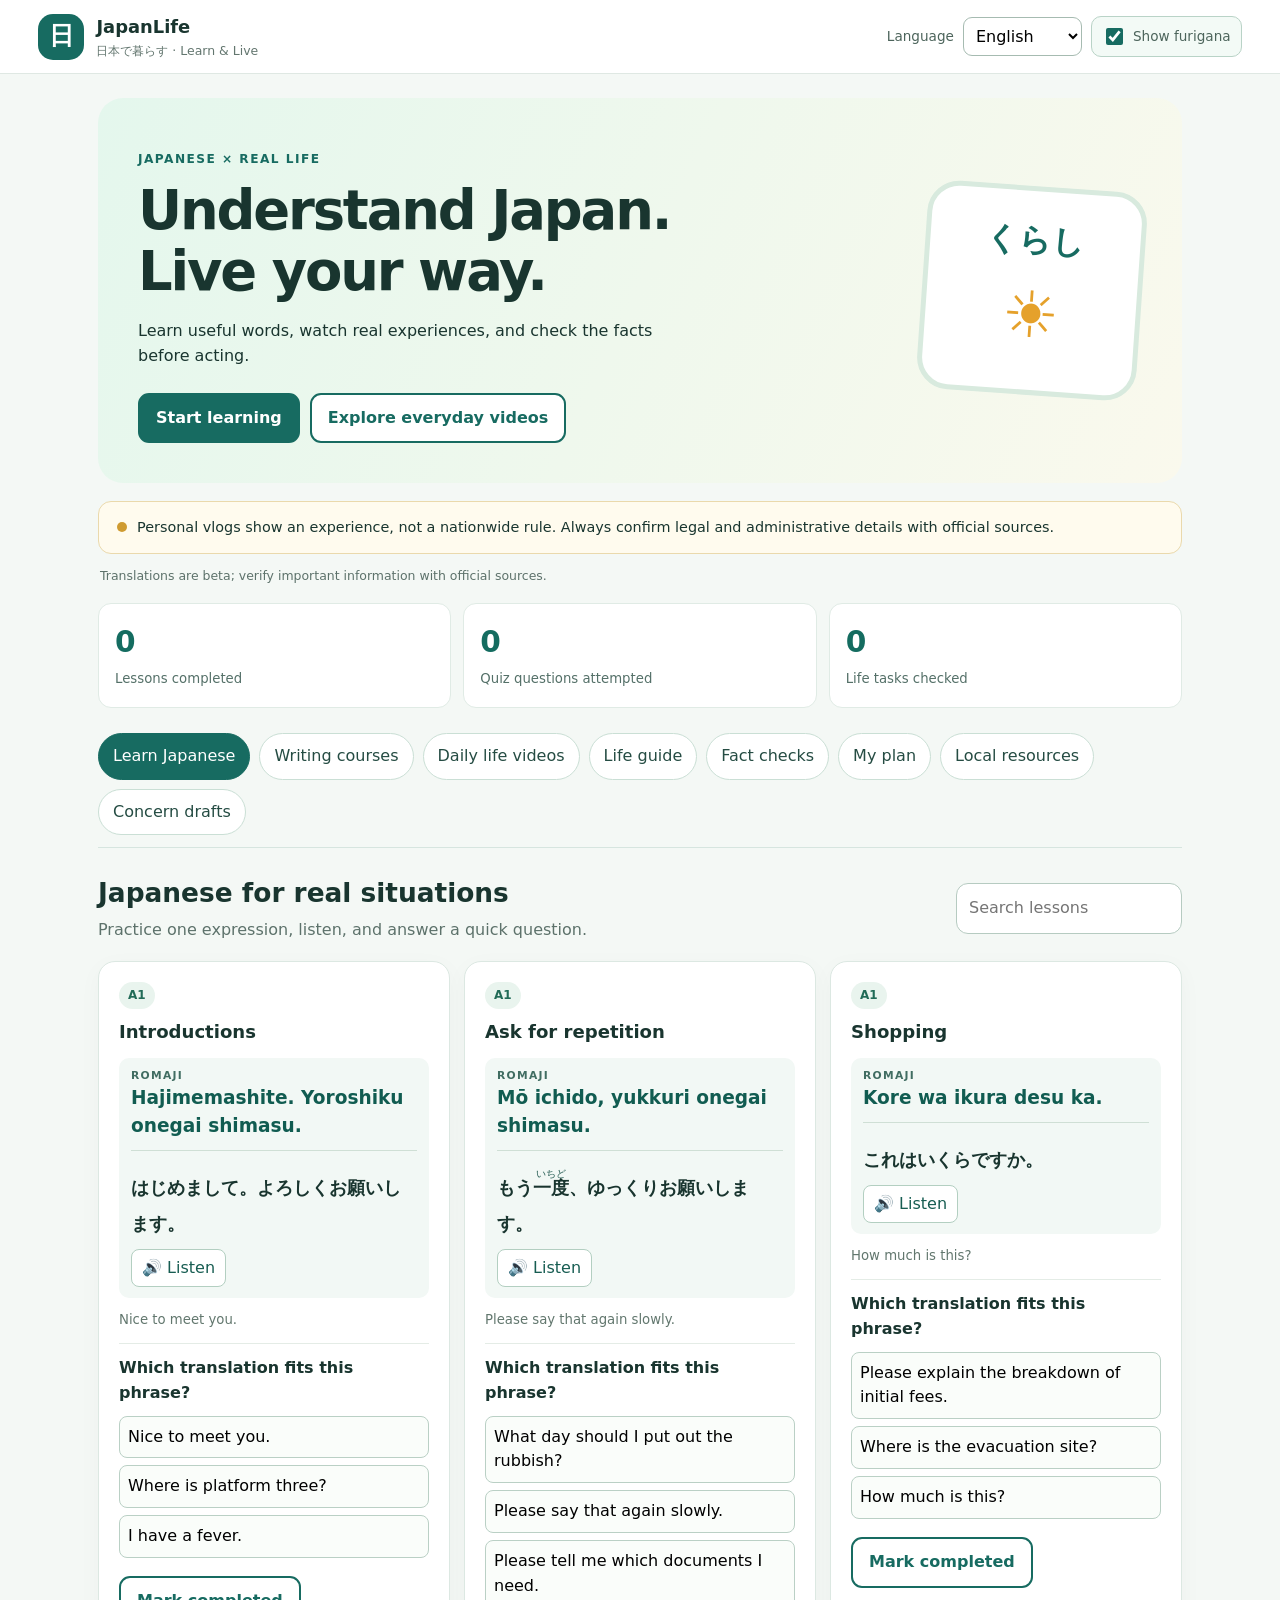
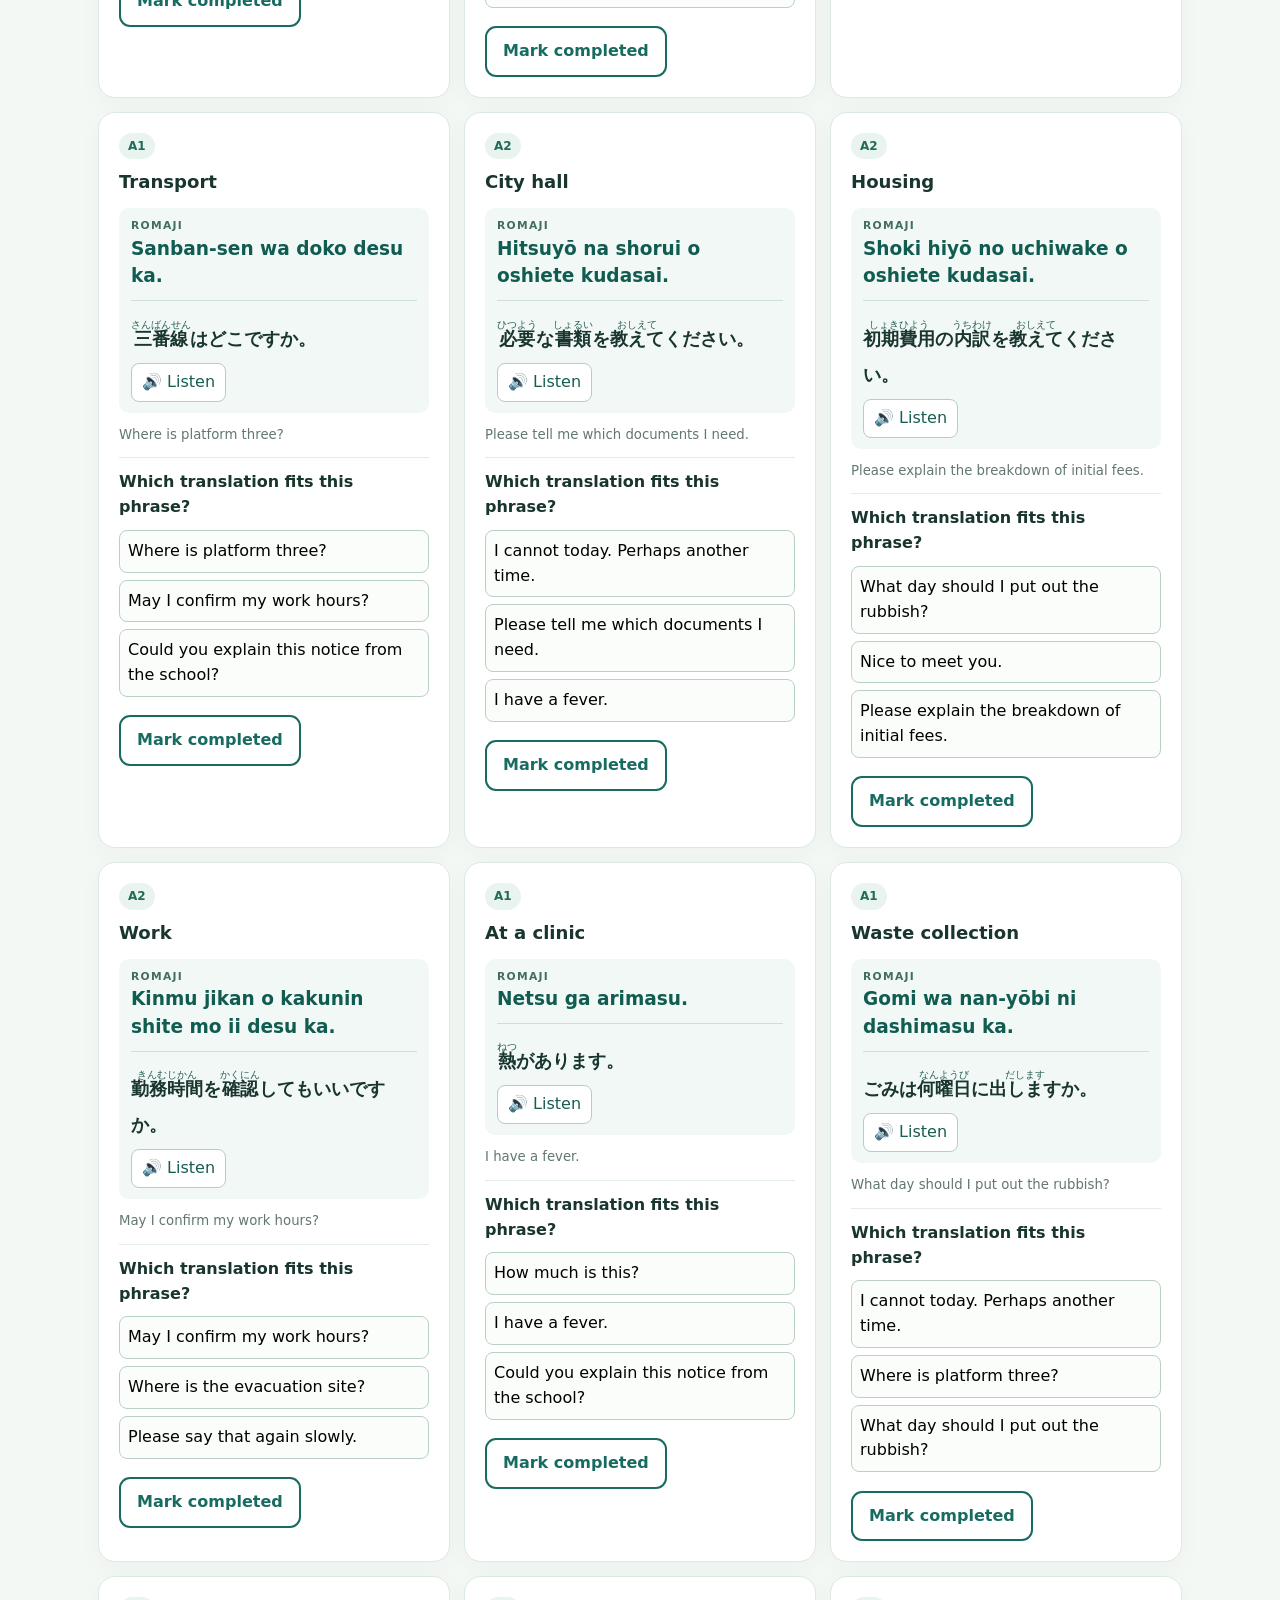
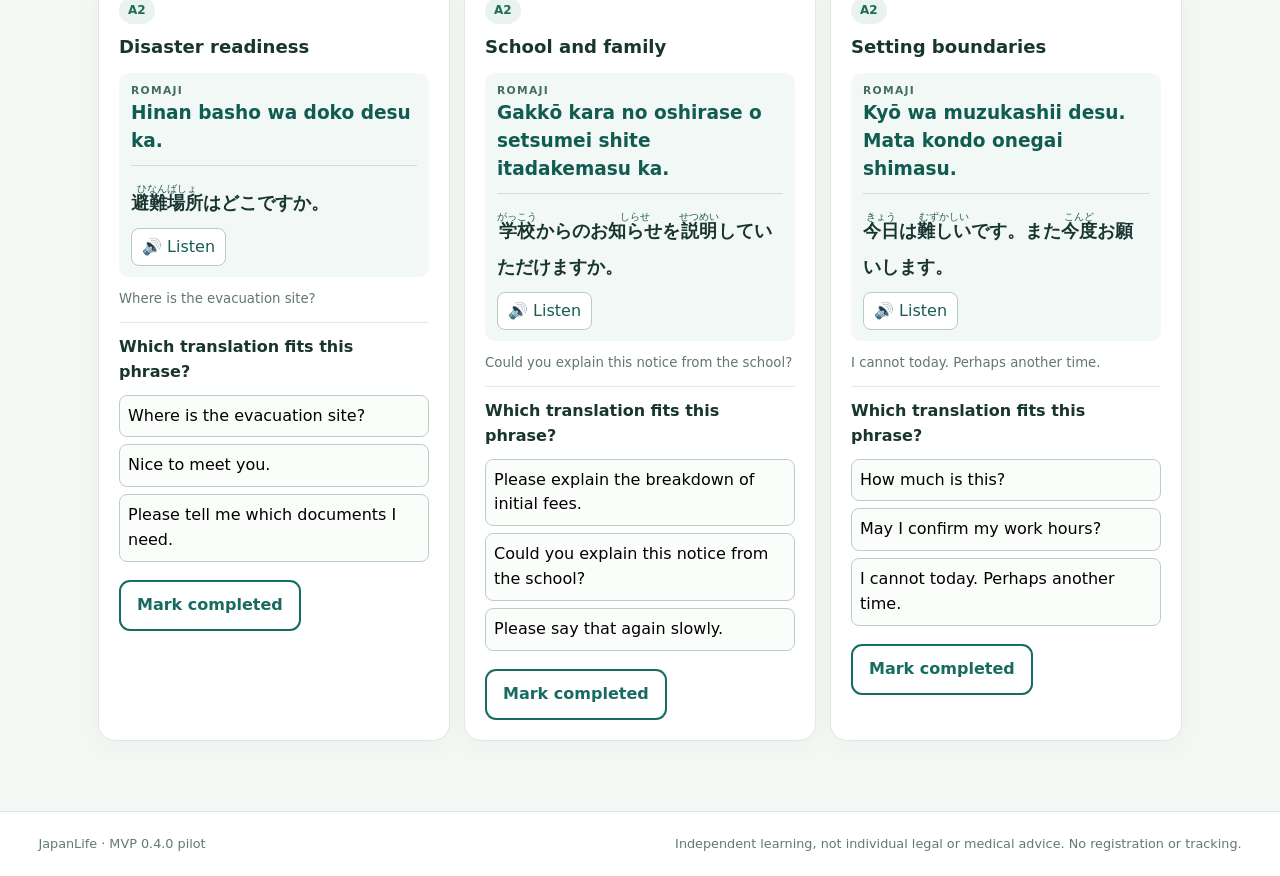
<file: index.html>
<!doctype html>
<html lang="en"><head>
<meta charset="utf-8"><meta name="viewport" content="width=device-width, initial-scale=1">
<meta name="theme-color" content="#14645c">
<meta name="description" content="Learn everyday Japanese, see foreign residents' real experiences, and verify practical information about life in Japan.">
<link rel="manifest" href="./manifest.webmanifest"><link rel="stylesheet" href="./styles.css"><link rel="stylesheet" href="./community.css">
<title>JapanLife | 日本で暮らす</title>
</head><body>
<a href="#main" class="skip">Skip to content</a>
<header class="topbar"><div class="brand"><span class="logo">日</span><span><b>JapanLife</b><small>日本で暮らす · Learn &amp; Live</small></span></div>
<div class="top-actions"><label for="language" class="language-label">Language</label><select id="language" aria-label="Display language"><option value="en">English</option><option value="ja">日本語</option><option value="zh">简体中文</option><option value="vi">Tiếng Việt</option><option value="ne">नेपाली</option></select><label class="ruby-control" for="furigana"><input type="checkbox" id="furigana" checked><span data-t="furigana">Show furigana</span></label></div></header>
<main id="main" class="shell">
<section class="hero"><div><p class="eyebrow" data-t="eyebrow">JAPANESE × REAL LIFE</p><h1 data-t="headline">Understand Japan. Live your way.</h1><p data-t="intro">Learn useful words, watch real experiences, and check the facts before acting.</p><div class="actions"><button id="begin" class="primary" data-t="start">Start learning</button><button id="watchBtn" class="outline" data-t="watch">Explore everyday videos</button></div></div><div class="hero-icon" aria-hidden="true">くらし<br><span>☀</span></div></section>
<div class="notice"><span class="dot"></span><span data-t="principle">Personal vlogs show an experience, not a nationwide rule. Always confirm legal and administrative details with official sources.</span></div>
<p class="translation-notice" data-t="translationNotice">Translations are beta; verify important information with official sources.</p><div class="stats"><div><b id="completedCount">0</b><span data-t="completed">Lessons completed</span></div><div><b id="practiceCount">0</b><span data-t="practiced">Quiz questions attempted</span></div><div><b id="taskCount">0</b><span data-t="tasksDone">Life tasks checked</span></div></div>
<nav class="tabs" aria-label="Features">
<button data-view="learn" class="active" data-t="learn">Learn Japanese</button>
<button data-view="characters" data-t="characters">Writing courses</button>
<button data-view="videos" data-t="videos">Daily life videos</button>
<button data-view="guides" data-t="guides">Life guide</button>
<button data-view="facts" data-t="facts">Fact checks</button>
<button data-view="plan" data-t="plan">My plan</button>
</nav>

<section id="view-characters" class="view" hidden><div class="heading"><div><h2 data-t="charactersTitle">Learn the Japanese writing systems</h2><p data-t="charactersDesc">Three separate mini-apps, each with lessons, listening, quizzes and tracing practice.</p></div></div>
<div class="cards">
<article class="card"><span class="pill">46 +</span><h3 data-t="hiraganaTitle">Hiragana · ひらがな</h3><p data-t="hiraganaDesc">Start reading Japanese with core sounds, voiced forms and combinations.</p><div class="links"><a class="subject-link" data-subject="hiragana" href="./subjects/hiragana/index.html" data-t="openCourse">Open course ↗</a></div></article>
<article class="card"><span class="pill">46 +</span><h3 data-t="katakanaTitle">Katakana · カタカナ</h3><p data-t="katakanaDesc">Recognize names, menus and borrowed words.</p><div class="links"><a class="subject-link" data-subject="katakana" href="./subjects/katakana/index.html" data-t="openCourse">Open course ↗</a></div></article>
<article class="card"><span class="pill">50</span><h3 data-t="kanjiTitle">Kanji · 漢字</h3><p data-t="kanjiDesc">Learn kanji through common words, context and their actual readings.</p><div class="links"><a class="subject-link" data-subject="kanji" href="./subjects/kanji/index.html" data-t="openCourse">Open course ↗</a></div></article>
</div></section>
<section id="view-learn" class="view"><div class="heading"><div><h2 data-t="learnTitle">Japanese for real situations</h2><p data-t="learnDesc">Practice one expression, listen, and answer a quick question.</p></div><input id="search" type="search" data-placeholder="search" placeholder="Search a topic" aria-label="Search lessons"></div><div id="lessonCards" class="cards"></div></section>
<section id="view-videos" class="view" hidden><div class="heading"><div><h2 data-t="videoTitle">Life, as residents experience it</h2><p data-t="videoDesc">Observe the experience, practice a phrase, then check an official reference. Video links open YouTube only when selected.</p></div></div><div id="videoCards" class="cards"></div></section>
<section id="view-guides" class="view" hidden><div class="heading"><div><h2 data-t="guideTitle">Know what to verify</h2><p data-t="guideDesc">Rules, contracts and social customs are different. Go to the original source for details.</p></div></div><div id="guideCards" class="cards"></div></section>
<section id="view-facts" class="view" hidden><div class="heading"><div><h2 data-t="factsTitle">Check before you worry</h2><p data-t="factsDesc">Replace a scary generalization with a specific verification step.</p></div></div><div id="factCards" class="cards"></div></section>
<section id="view-plan" class="view" hidden><div class="heading"><div><h2 data-t="planTitle">My first steps</h2><p data-t="planDesc">A simple local checklist. Different residents have different obligations.</p></div></div><div id="taskCards" class="checklist"></div><div class="manage"><button id="export" class="outline" data-t="export">Export progress</button><button id="reset" class="outline danger" data-t="reset">Reset progress</button></div></section>
</main>
<footer><span>JapanLife · MVP 0.4.0 pilot</span><span data-t="foot">Independent learning, not individual legal or medical advice. No registration or tracking.</span></footer>
<script src="./i18n.js" defer></script><script src="./furigana.js" defer></script><script src="./app.js" defer></script><script src="./community.js" defer></script></body></html>
</file>
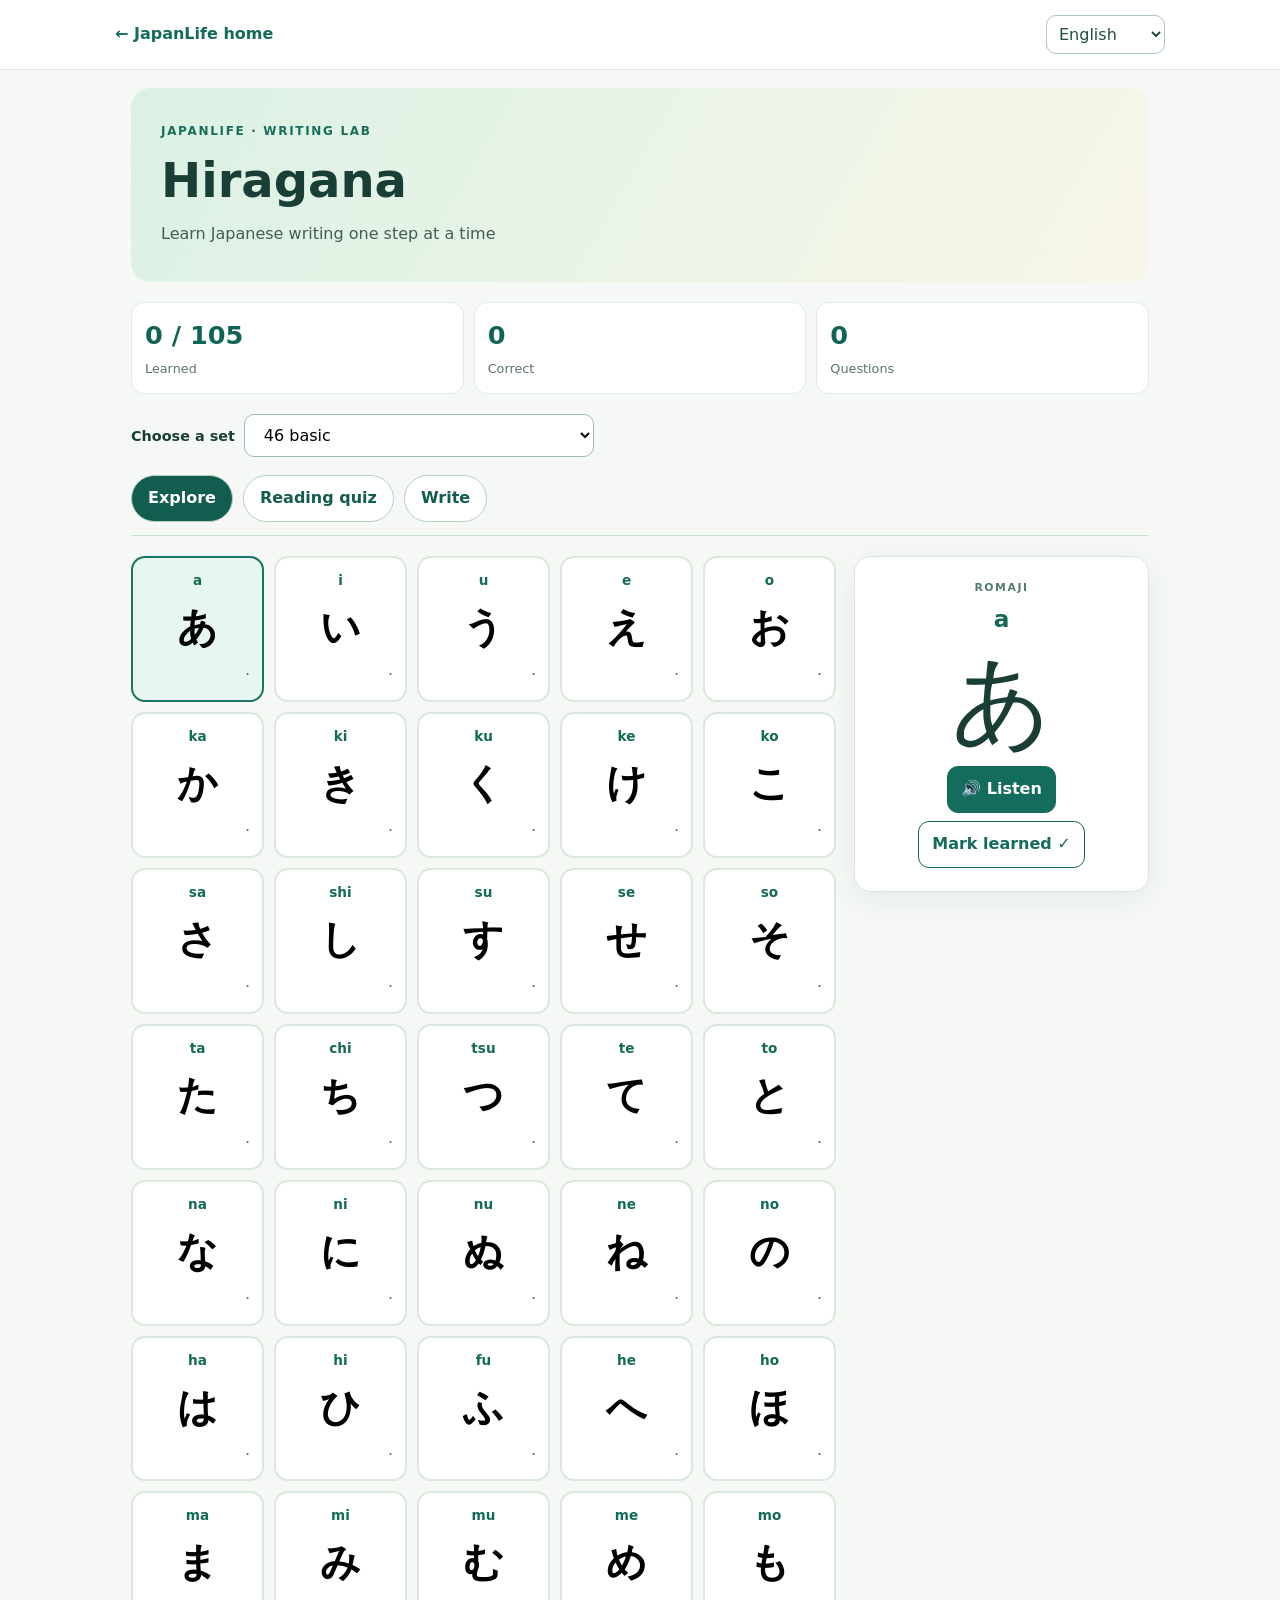
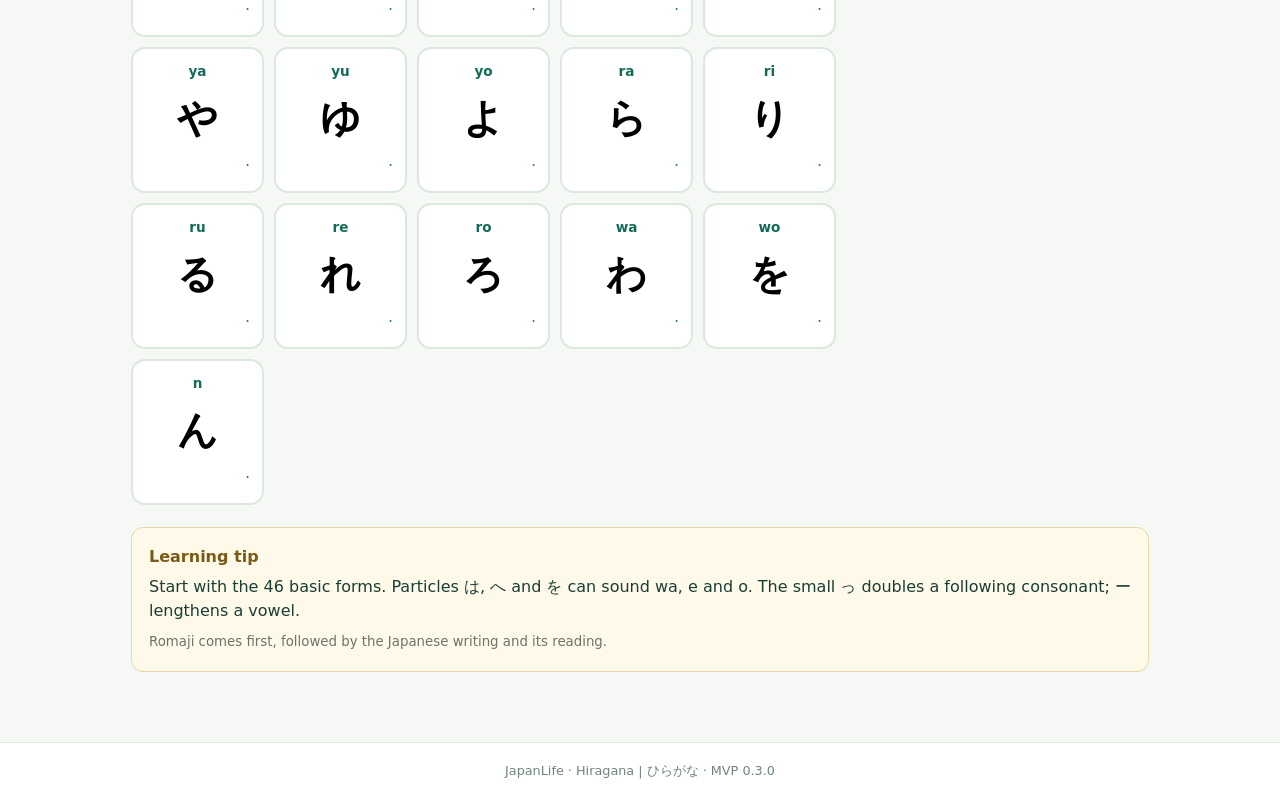
<file: subjects/hiragana/index.html>
<!doctype html>
<html lang="en"><head><meta charset="utf-8"><meta name="viewport" content="width=device-width,initial-scale=1">
<meta name="theme-color" content="#14645c"><meta name="description" content="JapanLife independent Japanese hiragana study app">
<link rel="manifest" href="./manifest.webmanifest"><link rel="stylesheet" href="../course.css">
<title>JapanLife Hiragana | ひらがな</title></head>
<body data-mode="hiragana"><header class="top"><a href="../../index.html" data-t="back">← JapanLife home</a>
<select id="language" aria-label="Choose display language"><option value="en">English</option><option value="ja">日本語</option><option value="zh">简体中文</option><option value="vi">Tiếng Việt</option><option value="ne">नेपाली</option></select></header>
<main class="shell"><section class="hero"><span class="eyebrow">JapanLife · Writing Lab</span><h1 id="subjectTitle">Hiragana | ひらがな</h1><p data-t="sub">Learn Japanese writing one step at a time</p></section>
<div class="stats"><div class="stat"><strong id="learned">0</strong><span data-t="known">Learned</span></div><div class="stat"><strong id="correct">0</strong><span data-t="correct">Correct</span></div><div class="stat"><strong id="attempts">0</strong><span data-t="attempts">Questions</span></div></div>
<div class="toolbar"><label for="group" data-t="filter">Choose a set</label><select id="group"></select></div>
<nav class="tabs" role="tablist" aria-label="Learning modes">
<button type="button" data-tab="cards" class="active" aria-selected="true" data-t="cards">Explore</button>
<button type="button" data-tab="quiz" aria-selected="false" data-t="quiz">Reading quiz</button>
<button type="button" data-tab="write" aria-selected="false" data-t="write">Write</button></nav>
<section data-panel="cards" aria-label="Study characters"><div class="card-layout"><div id="grid" class="grid"></div><aside id="detail" class="detail" aria-live="polite"></aside></div></section>
<section data-panel="quiz" hidden aria-label="Quiz"><div class="quizbox"><div class="prompt" id="quizprompt"></div><div id="answers" class="answers"></div><p id="feedback" class="feedback" role="status"></p><button id="next" class="next" type="button" hidden data-t="next">Next question</button></div></section>
<section data-panel="write" hidden aria-label="Handwriting practice"><div class="writingbox"><h2 data-t="practice">Practice this symbol</h2><p class="muted" data-t="drawing">Trace with a finger, stylus or mouse. Writing is not automatically graded.</p><canvas id="writingCanvas" width="360" height="360" aria-label="Handwriting practice area" tabindex="0"></canvas><div class="ctrl"><button id="clear" type="button" data-t="clear">Clear writing</button><label><input id="guide" type="checkbox" checked><span data-t="guide">Show tracing guide</span></label></div><p class="muted" data-t="check">Review the writing yourself; this is not automatic handwriting recognition.</p></div></section>
<aside class="tip"><strong data-t="tip">Learning tip</strong><p id="modeNote"></p><small data-t="romanNote">Romaji comes first, followed by the Japanese writing and its reading.</small></aside>
</main><footer class="footer">JapanLife · Hiragana | ひらがな · MVP 0.3.0</footer>
<script src="../kana.js" defer></script><script src="../kanji.js" defer></script><script src="../course.js" defer></script>
</body></html>
</file>
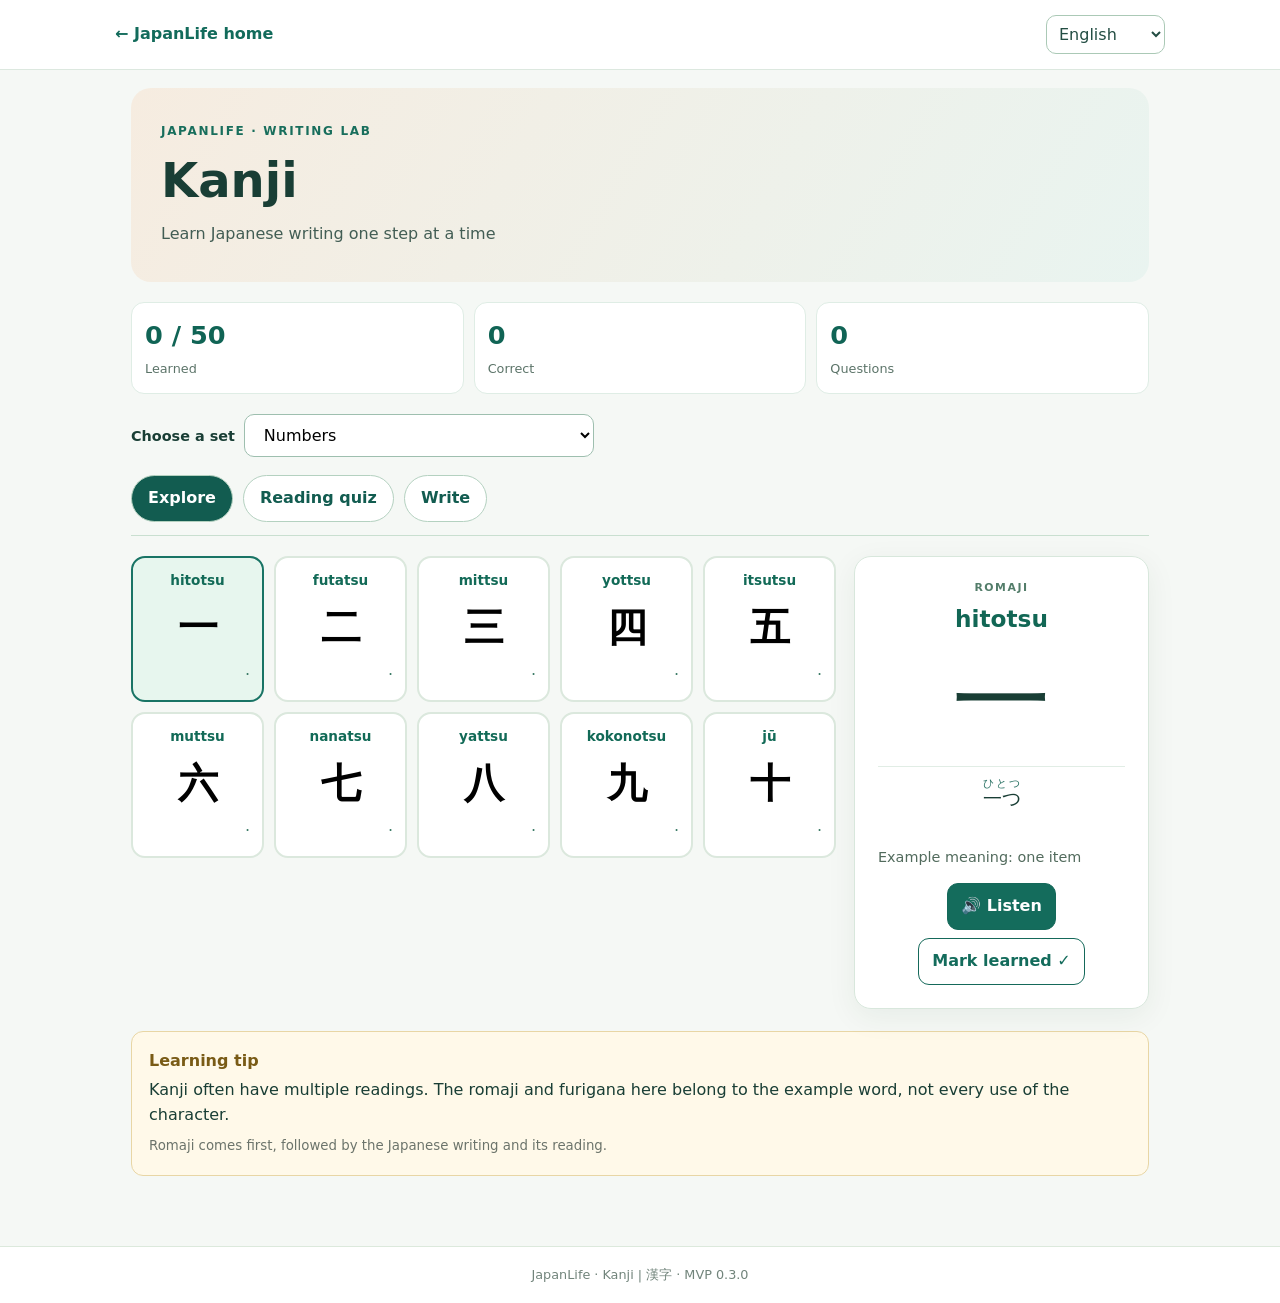
<file: subjects/kanji/index.html>
<!doctype html>
<html lang="en"><head><meta charset="utf-8"><meta name="viewport" content="width=device-width,initial-scale=1">
<meta name="theme-color" content="#14645c"><meta name="description" content="JapanLife independent Japanese kanji study app">
<link rel="manifest" href="./manifest.webmanifest"><link rel="stylesheet" href="../course.css">
<title>JapanLife Kanji | 漢字</title></head>
<body data-mode="kanji"><header class="top"><a href="../../index.html" data-t="back">← JapanLife home</a>
<select id="language" aria-label="Choose display language"><option value="en">English</option><option value="ja">日本語</option><option value="zh">简体中文</option><option value="vi">Tiếng Việt</option><option value="ne">नेपाली</option></select></header>
<main class="shell"><section class="hero"><span class="eyebrow">JapanLife · Writing Lab</span><h1 id="subjectTitle">Kanji | 漢字</h1><p data-t="sub">Learn Japanese writing one step at a time</p></section>
<div class="stats"><div class="stat"><strong id="learned">0</strong><span data-t="known">Learned</span></div><div class="stat"><strong id="correct">0</strong><span data-t="correct">Correct</span></div><div class="stat"><strong id="attempts">0</strong><span data-t="attempts">Questions</span></div></div>
<div class="toolbar"><label for="group" data-t="filter">Choose a set</label><select id="group"></select></div>
<nav class="tabs" role="tablist" aria-label="Learning modes">
<button type="button" data-tab="cards" class="active" aria-selected="true" data-t="cards">Explore</button>
<button type="button" data-tab="quiz" aria-selected="false" data-t="quiz">Reading quiz</button>
<button type="button" data-tab="write" aria-selected="false" data-t="write">Write</button></nav>
<section data-panel="cards" aria-label="Study characters"><div class="card-layout"><div id="grid" class="grid"></div><aside id="detail" class="detail" aria-live="polite"></aside></div></section>
<section data-panel="quiz" hidden aria-label="Quiz"><div class="quizbox"><div class="prompt" id="quizprompt"></div><div id="answers" class="answers"></div><p id="feedback" class="feedback" role="status"></p><button id="next" class="next" type="button" hidden data-t="next">Next question</button></div></section>
<section data-panel="write" hidden aria-label="Handwriting practice"><div class="writingbox"><h2 data-t="practice">Practice this symbol</h2><p class="muted" data-t="drawing">Trace with a finger, stylus or mouse. Writing is not automatically graded.</p><canvas id="writingCanvas" width="360" height="360" aria-label="Handwriting practice area" tabindex="0"></canvas><div class="ctrl"><button id="clear" type="button" data-t="clear">Clear writing</button><label><input id="guide" type="checkbox" checked><span data-t="guide">Show tracing guide</span></label></div><p class="muted" data-t="check">Review the writing yourself; this is not automatic handwriting recognition.</p></div></section>
<aside class="tip"><strong data-t="tip">Learning tip</strong><p id="modeNote"></p><small data-t="romanNote">Romaji comes first, followed by the Japanese writing and its reading.</small></aside>
</main><footer class="footer">JapanLife · Kanji | 漢字 · MVP 0.3.0</footer>
<script src="../kana.js" defer></script><script src="../kanji.js" defer></script><script src="../course.js" defer></script>
</body></html>
</file>
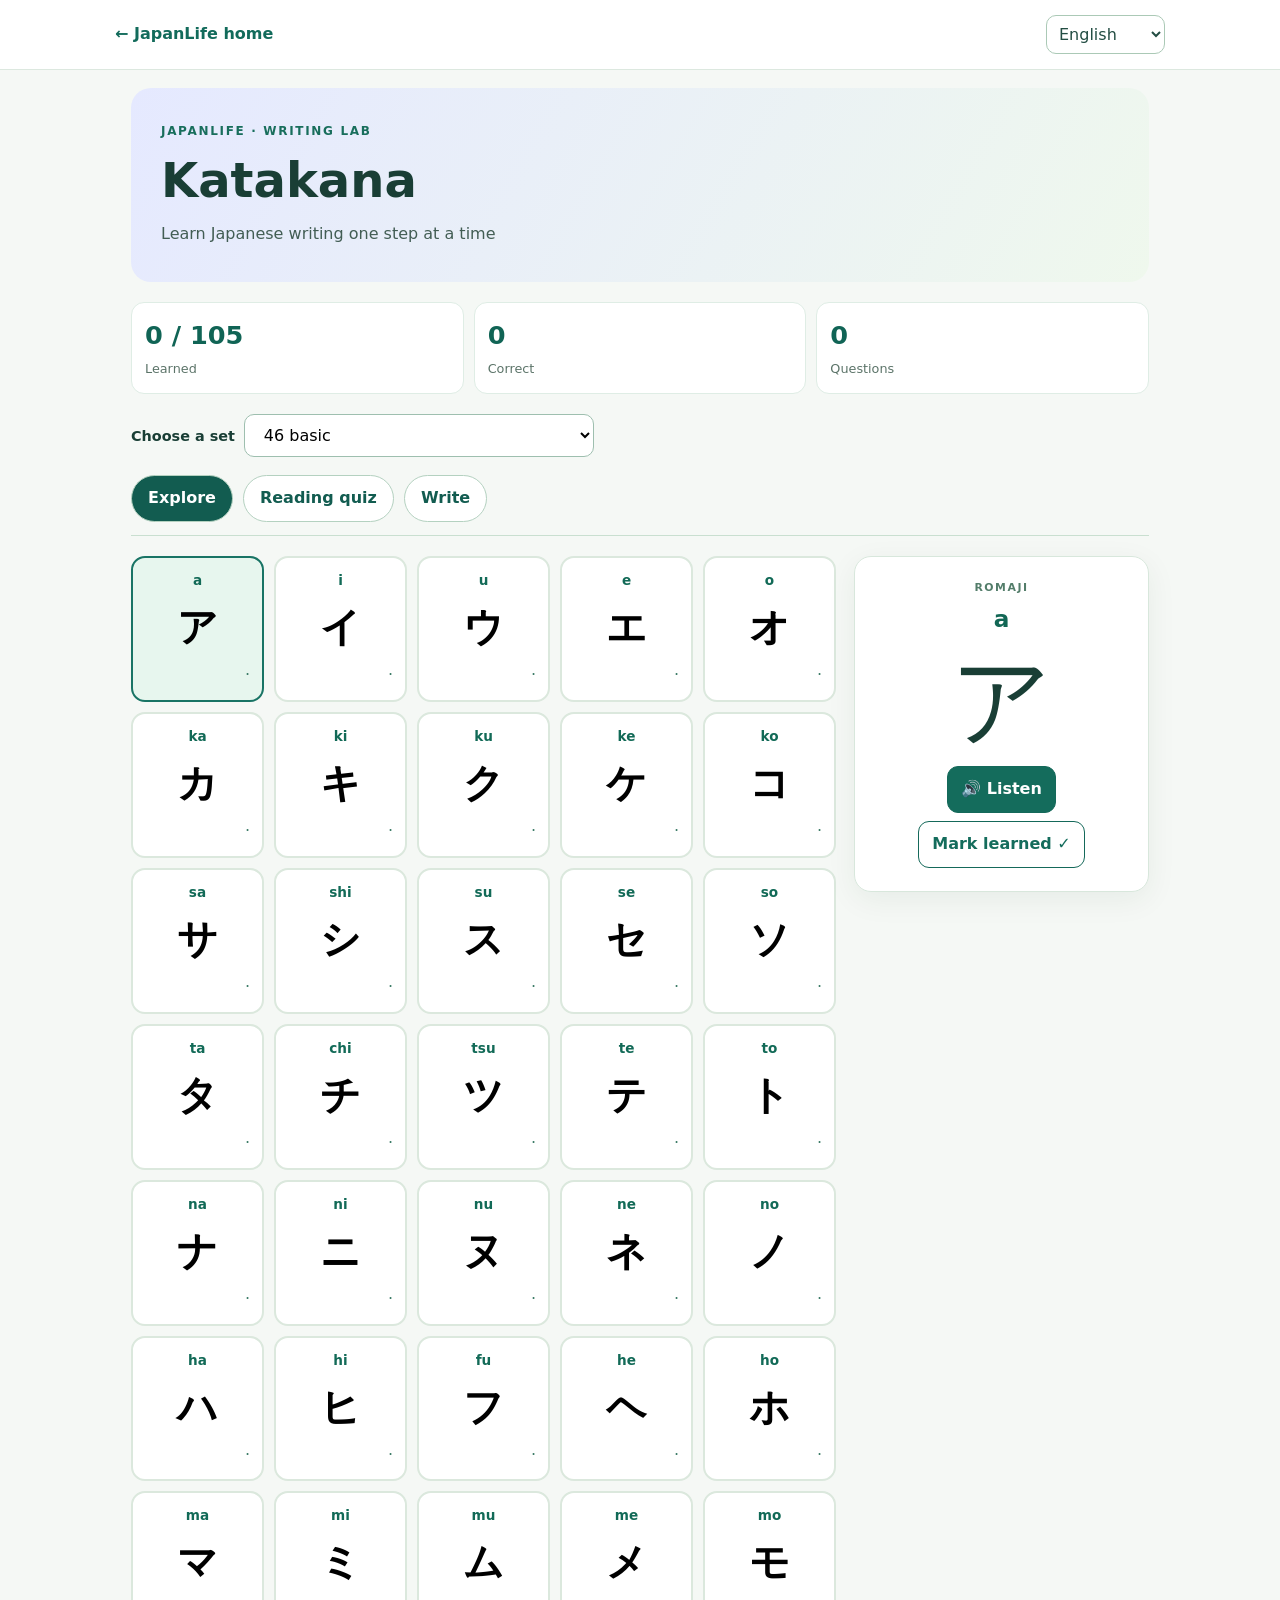
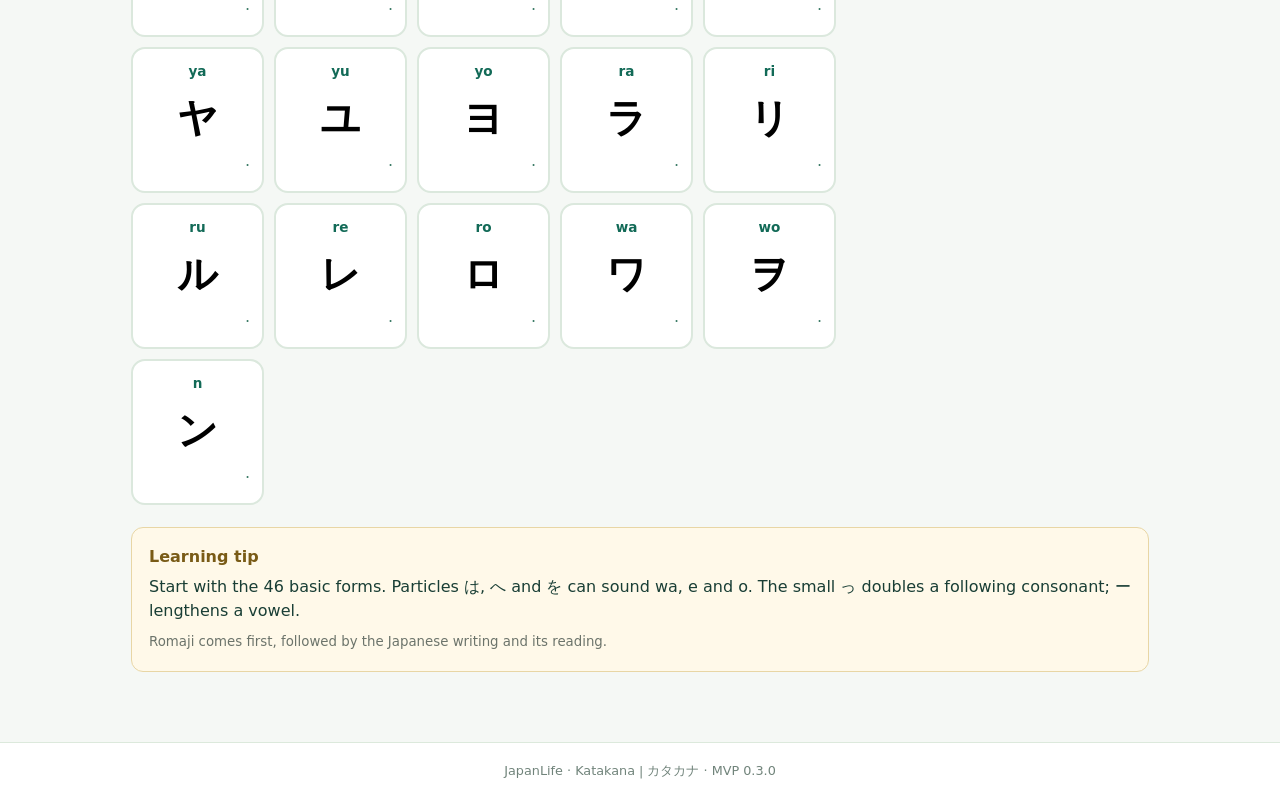
<file: subjects/katakana/index.html>
<!doctype html>
<html lang="en"><head><meta charset="utf-8"><meta name="viewport" content="width=device-width,initial-scale=1">
<meta name="theme-color" content="#14645c"><meta name="description" content="JapanLife independent Japanese katakana study app">
<link rel="manifest" href="./manifest.webmanifest"><link rel="stylesheet" href="../course.css">
<title>JapanLife Katakana | カタカナ</title></head>
<body data-mode="katakana"><header class="top"><a href="../../index.html" data-t="back">← JapanLife home</a>
<select id="language" aria-label="Choose display language"><option value="en">English</option><option value="ja">日本語</option><option value="zh">简体中文</option><option value="vi">Tiếng Việt</option><option value="ne">नेपाली</option></select></header>
<main class="shell"><section class="hero"><span class="eyebrow">JapanLife · Writing Lab</span><h1 id="subjectTitle">Katakana | カタカナ</h1><p data-t="sub">Learn Japanese writing one step at a time</p></section>
<div class="stats"><div class="stat"><strong id="learned">0</strong><span data-t="known">Learned</span></div><div class="stat"><strong id="correct">0</strong><span data-t="correct">Correct</span></div><div class="stat"><strong id="attempts">0</strong><span data-t="attempts">Questions</span></div></div>
<div class="toolbar"><label for="group" data-t="filter">Choose a set</label><select id="group"></select></div>
<nav class="tabs" role="tablist" aria-label="Learning modes">
<button type="button" data-tab="cards" class="active" aria-selected="true" data-t="cards">Explore</button>
<button type="button" data-tab="quiz" aria-selected="false" data-t="quiz">Reading quiz</button>
<button type="button" data-tab="write" aria-selected="false" data-t="write">Write</button></nav>
<section data-panel="cards" aria-label="Study characters"><div class="card-layout"><div id="grid" class="grid"></div><aside id="detail" class="detail" aria-live="polite"></aside></div></section>
<section data-panel="quiz" hidden aria-label="Quiz"><div class="quizbox"><div class="prompt" id="quizprompt"></div><div id="answers" class="answers"></div><p id="feedback" class="feedback" role="status"></p><button id="next" class="next" type="button" hidden data-t="next">Next question</button></div></section>
<section data-panel="write" hidden aria-label="Handwriting practice"><div class="writingbox"><h2 data-t="practice">Practice this symbol</h2><p class="muted" data-t="drawing">Trace with a finger, stylus or mouse. Writing is not automatically graded.</p><canvas id="writingCanvas" width="360" height="360" aria-label="Handwriting practice area" tabindex="0"></canvas><div class="ctrl"><button id="clear" type="button" data-t="clear">Clear writing</button><label><input id="guide" type="checkbox" checked><span data-t="guide">Show tracing guide</span></label></div><p class="muted" data-t="check">Review the writing yourself; this is not automatic handwriting recognition.</p></div></section>
<aside class="tip"><strong data-t="tip">Learning tip</strong><p id="modeNote"></p><small data-t="romanNote">Romaji comes first, followed by the Japanese writing and its reading.</small></aside>
</main><footer class="footer">JapanLife · Katakana | カタカナ · MVP 0.3.0</footer>
<script src="../kana.js" defer></script><script src="../kanji.js" defer></script><script src="../course.js" defer></script>
</body></html>
</file>
<file: styles.css>
:root{font-family:system-ui,-apple-system,"Segoe UI",sans-serif;color:#19352f;background:#f4f8f5;line-height:1.55;font-size:16px}*{box-sizing:border-box}body{margin:0}button,input,select{font:inherit}button{cursor:pointer}a{color:#126c60}.skip{position:absolute;left:-9999px;top:1rem;background:white;padding:1rem}.skip:focus{left:1rem;z-index:10}.topbar{display:flex;align-items:center;justify-content:space-between;padding:13px max(3vw,18px);background:white;border-bottom:1px solid #dfe8e3;gap:18px}.brand{display:flex;align-items:center;gap:12px}.brand b{font-size:1.12rem;display:block}.brand small{display:block;font-size:.78rem;color:#63766f}.logo{display:grid;place-items:center;width:46px;height:46px;border-radius:15px;background:#176b61;color:white;font-size:25px;font-weight:700}.top-actions{display:flex;gap:9px;align-items:center}.top-actions label{font-size:.85rem;color:#4c645b}.top-actions select{border:1px solid #a6bbb1;border-radius:9px;background:white;padding:8px}.shell{max-width:1120px;margin:auto;padding:24px 18px 70px}.hero{display:flex;align-items:center;justify-content:space-between;gap:24px;padding:40px;background:linear-gradient(115deg,#e4f7ed,#faf9ed);border-radius:25px}.hero h1{font-size:clamp(2rem,4.5vw,3.4rem);line-height:1.12;letter-spacing:-.04em;max-width:640px;margin:8px 0 14px}.hero p{max-width:560px}.eyebrow{color:#176b61;letter-spacing:.12em;font-weight:750;font-size:.76rem}.actions{display:flex;gap:10px;flex-wrap:wrap;margin-top:24px}.primary,.outline{display:inline-block;text-decoration:none;border-radius:11px;padding:11px 16px;border:2px solid #176b61;font-weight:680}.primary{background:#176b61;color:white}.outline{background:white;color:#176b61}.primary:hover,.outline:hover,.tabs button:hover{filter:brightness(.93)}button:focus-visible,a:focus-visible,select:focus-visible,input:focus-visible{outline:3px solid #c88628;outline-offset:2px}.hero-icon{background:white;border:5px solid #d8eade;border-radius:32px;text-align:center;flex:0 0 220px;padding:25px 15px;color:#176b61;font-size:2rem;font-weight:800;transform:rotate(4deg)}.hero-icon span{font-size:4rem;color:#e5a12b}.notice{display:flex;gap:10px;background:#fffbee;border:1px solid #ead9ac;padding:14px 18px;border-radius:13px;margin-top:18px;font-size:.9rem}.dot{width:10px;height:10px;flex:0 0 10px;background:#cf9b31;border-radius:50%;margin-top:6px}.stats{display:grid;grid-template-columns:repeat(3,1fr);gap:12px;margin:18px 0 25px}.stats>div{background:white;border-radius:13px;border:1px solid #e0ebe5;padding:16px}.stats b{display:block;color:#146c60;font-size:1.85rem}.stats span{font-size:.83rem;color:#547068}.tabs{display:flex;flex-wrap:wrap;gap:9px;border-bottom:1px solid #d6e5df;padding-bottom:12px}.tabs button{border:1px solid #cadfd5;background:white;padding:10px 14px;border-radius:100px;color:#254c43}.tabs button.active{background:#176b61;color:white;border-color:#176b61}.heading{display:flex;align-items:center;justify-content:space-between;gap:18px;margin:25px 0 18px}.heading h2{margin:0;font-size:1.65rem}.heading p{margin:4px 0 0;color:#5d726b}.heading input{max-width:300px;padding:12px;border:1px solid #b6cbc1;border-radius:12px}.cards{display:grid;grid-template-columns:repeat(auto-fill,minmax(290px,1fr));gap:14px}.card{background:white;padding:20px;border-radius:17px;border:1px solid #dce8e2;box-shadow:0 6px 24px #153d2608}.card h3{margin:9px 0 8px;font-size:1.13rem}.card p{margin:9px 0}.pill{display:inline-block;background:#e9f4ee;color:#216b57;border-radius:100px;padding:4px 9px;font-size:.75rem;font-weight:700}.pill.warning{background:#fff2db;color:#865b18}.phrase{background:#f2f8f5;border-radius:10px;padding:11px 12px;margin:12px 0}.phrase strong{font-size:1.23rem;display:block}.phrase small{display:block;color:#62766d}.phrase button{border:1px solid #b3cfc1;border-radius:8px;background:white;padding:6px 10px;margin-top:6px;color:#175d52}.quiz{border-top:1px solid #e4ece6;margin-top:12px;padding-top:12px}.choices{display:flex;flex-direction:column;align-items:stretch;gap:7px;margin-top:10px}.choices button{border:1px solid #bad0c5;background:#fafdfa;border-radius:8px;padding:8px;text-align:left}.choices button.correct{background:#e6f7e5;border-color:#56a268}.choices button.wrong{background:#fff0ef;border-color:#c57972}.feedback{min-height:1.3em;font-size:.88rem;font-weight:650}.card .links{display:flex;gap:12px;flex-wrap:wrap;margin-top:15px}.card .links a{overflow-wrap:anywhere;font-weight:650;font-size:.9rem}.meta{font-size:.83rem;color:#62776e}.watch{border-left:4px solid #dfad4f;padding-left:10px;background:#fffaf0}.checklist{display:grid;gap:9px;max-width:800px}.check{display:flex;align-items:center;gap:12px;padding:15px;background:white;border-radius:13px;border:1px solid #dce8e2}.check input{width:21px;height:21px;accent-color:#176b61}.check span{flex:1}.manage{display:flex;gap:10px;flex-wrap:wrap;margin-top:20px}.danger{color:#a94339;border-color:#d5a7a1}footer{display:flex;justify-content:space-between;gap:10px;padding:22px max(3vw,18px);font-size:.8rem;color:#627a6f;background:white;border-top:1px solid #dce8e2}[hidden]{display:none!important}@media(max-width:670px){.hero{padding:25px 20px}.hero-icon{display:none}.stats b{font-size:1.45rem}.stats>div{padding:10px}.heading{align-items:stretch;flex-direction:column}.heading input{max-width:none}.top-actions label{display:none}footer{flex-direction:column}.shell{padding:16px 12px 50px}.card{padding:16px}}
/* Bilingual and furigana controls */
.top-actions { flex-wrap: wrap; justify-content: flex-end; }
.ruby-control { display:inline-flex; gap:7px; align-items:center; font-size:.82rem; padding:8px 10px; border:1px solid #b9d3c7; border-radius:10px; background:#f3faf6; cursor:pointer; white-space:nowrap; }
.ruby-control input { width:17px; height:17px; accent-color:#176b61; }
.translation-notice { font-size:.78rem; color:#5d726b; margin:12px 2px 0; }
ruby { ruby-align:center; }
ruby rt { font-size:.57em; color:#245b52; font-weight:500; line-height:1.15; }
ruby rp { display:none; }
.phrase strong { line-height:2.15; padding-top:.4em; }
.card h3 ruby { line-height:1.95; }
@media(max-width:670px){
  .topbar { flex-wrap:wrap; }
  .top-actions { width:100%; justify-content:space-between; }
  .top-actions select { max-width:52%; }
  .top-actions .language-label { display:none; }
}

/* Study order: romanized reading -> Japanese with ruby -> localized meaning. */
.phrase .romaji-first {
  display: flex;
  flex-direction: column;
  gap: 2px;
  margin-bottom: 14px;
  padding-bottom: 10px;
  border-bottom: 1px solid #cfdfd5;
}
.phrase .romaji-label {
  width: fit-content;
  font-size: .67rem;
  line-height: 1.25;
  letter-spacing: .12em;
  color: #416d62;
  font-weight: 750;
}
.phrase .romaji-text {
  font-size: 1.16rem;
  line-height: 1.5;
  font-weight: 720;
  color: #115c51;
  overflow-wrap: anywhere;
}
.phrase strong.japanese-text {
  display: block;
  padding-top: .3em;
  font-size: 1.13rem;
  line-height: 2;
}
.phrase .meaning-after {
  display: block;
  margin: 6px 0 8px;
  font-size: .9rem;
  color: #4f6a60;
}
</file>
<file: community.css>
/* JapanLife Local / Voice pilot */
.community-field-label{display:flex;flex-direction:column;align-items:flex-start;gap:6px;max-width:740px;margin:16px 0;color:#234d43;font-weight:650}
.community-select,.community-textarea{width:100%;border:1px solid #a9c4b9;border-radius:10px;padding:11px 12px;font:inherit;color:#19352f;background:#fff}
.community-select{max-width:480px}.community-textarea{min-height:98px;resize:vertical}
.community-select:focus-visible,.community-textarea:focus-visible{outline:3px solid #c88628;outline-offset:2px}
.community-safety{max-width:860px;background:#fffbee;border:1px solid #e8d39e;border-radius:12px;padding:10px 17px;margin:14px 0 20px}
.community-safety p{margin:8px 0}.community-form{max-width:800px}.community-form button{margin:4px 0 8px}
.community-status{min-height:1.5em;font-weight:650;color:#185b4c}.community-notice{color:#4f6a60;font-size:.9rem}
.community-drafts{display:grid;grid-template-columns:repeat(auto-fit,minmax(min(100%,300px),1fr));gap:12px;margin:15px 0 22px}
.community-drafts .card p{white-space:pre-wrap;overflow-wrap:anywhere}.community-drafts .card button{margin-top:10px}
#view-local .card .links a{display:inline-block}
@media(max-width:670px){.community-field-label{max-width:100%}.community-select{max-width:100%}}
</file>
<file: subjects/course.css>
:root{font-family:system-ui,-apple-system,"Segoe UI",sans-serif;background:#f5f8f5;color:#193e35;line-height:1.55}*{box-sizing:border-box}body{margin:0}button,select{font:inherit}button{cursor:pointer}button:focus-visible,a:focus-visible,select:focus-visible,canvas:focus-visible{outline:3px solid #d68f25;outline-offset:3px}a{color:#126b5b}.shell{max-width:1050px;margin:auto;padding:18px 16px 70px}.top{display:flex;justify-content:space-between;align-items:center;gap:18px;background:#fff;border-bottom:1px solid #dce8df;padding:15px max(20px,calc((100vw - 1050px)/2))}.top a{font-weight:750;text-decoration:none}.top select{border:1px solid #abc9b6;border-radius:10px;padding:8px;background:#fff;color:#234d43}.hero{border-radius:20px;background:linear-gradient(120deg,#dbf1e5,#f8f6e8);padding:30px;margin-bottom:20px}.hero h1{margin:0;font-size:clamp(2rem,5vw,3rem)}.hero p{margin:5px 0;color:#425d54}.eyebrow{text-transform:uppercase;letter-spacing:.14em;color:#186e5c;font-weight:800;font-size:.75rem}.stats{display:grid;grid-template-columns:repeat(3,1fr);gap:10px;margin:20px 0}.stat{background:#fff;border:1px solid #dfede5;border-radius:13px;padding:13px}.stat strong{display:block;font-size:1.6rem;color:#106455}.stat span{font-size:.8rem;color:#5c7469}.toolbar{display:flex;flex-wrap:wrap;gap:9px;align-items:center;margin-bottom:18px}.toolbar label{font-size:.9rem;font-weight:700}.toolbar select{border:1px solid #9ebfaf;border-radius:10px;padding:10px 15px;background:#fff;flex:1;max-width:350px}.tabs{display:flex;gap:10px;flex-wrap:wrap;border-bottom:1px solid #c9dfd0;padding-bottom:13px}.tabs button{border:1px solid #b4d1c0;border-radius:100px;padding:10px 16px;background:#fff;color:#125c50;font-weight:750}.tabs button.active{background:#125c50;color:#fff}.card-layout{display:grid;grid-template-columns:1fr 295px;gap:18px;margin-top:20px;align-items:start}.grid{display:grid;grid-template-columns:repeat(auto-fill,minmax(112px,1fr));gap:10px}.glyph-card{background:#fff;border:2px solid #dbe8dd;border-radius:14px;display:flex;min-height:126px;flex-direction:column;gap:5px;align-items:center;justify-content:center;padding:12px}.glyph-card:hover,.glyph-card.selected{border-color:#197465;background:#e7f6ee}.glyph-card strong{font-size:2.5rem;font-weight:650}.glyph-roman{font-size:.85rem;font-weight:800;color:#126a57;overflow-wrap:anywhere}.glyph-progress{align-self:flex-end;color:#3d7c68}.detail{background:#fff;border:1px solid #d8e7dc;border-radius:17px;box-shadow:0 8px 30px #163f2410;padding:23px;position:sticky;top:16px}.detail-roman{display:flex;flex-direction:column;gap:4px;text-align:center}.detail-roman span{font-size:.68rem;letter-spacing:.14em;color:#537d6a;font-weight:800}.detail-roman b{color:#126755;font-size:1.45rem;overflow-wrap:anywhere}.detail-symbol{text-align:center;font-size:6.2rem;line-height:1.3}.detail-word{text-align:center;font-size:1.16rem;line-height:2.2;border-top:1px solid #e1ede5;padding:12px 5px}.detail-word rt{font-size:.6em;color:#2d7466}.detail p{color:#526b5d;font-size:.9rem}.detail-actions{display:flex;gap:8px;flex-wrap:wrap;justify-content:center}.detail button,.next,.ctrl button{border:1px solid #15695a;background:#146c5c;border-radius:11px;color:white;padding:10px 13px;font-weight:700}.detail button+button{background:#fff;color:#146c5c}.tip{background:#fff9e9;border:1px solid #e8d6a5;padding:17px;border-radius:12px;margin-top:22px}.tip strong{color:#795b16}.tip p{margin:5px 0}.tip small{color:#6c746b}.quizbox,.writingbox{background:#fff;padding:24px;border-radius:16px;border:1px solid #d8e7dd;margin-top:22px;max-width:740px}.prompt{display:flex;flex-direction:column;gap:6px;margin-bottom:20px}.prompt span{color:#5b7568;font-size:.9rem}.prompt strong{font-size:1.8rem;overflow-wrap:anywhere}.answers{display:grid;grid-template-columns:repeat(2,1fr);gap:12px}.answer{background:#f7fcf9;border:2px solid #b7d2c0;border-radius:15px;min-height:100px;font-size:2.5rem}.answer:hover:not(:disabled){background:#e6f4ea}.answer.right{background:#e3f5e7;border-color:#4b9764}.answer.incorrect{background:#fff0ed;border-color:#c47776}.answer:disabled{cursor:default}.feedback{font-weight:750;min-height:2em;margin:12px 0}.feedback.good{color:#16804b}.feedback.bad{color:#a23e32}.next{display:block}.writingbox canvas{display:block;background:#f2f8f4;width:100%;max-width:370px;height:auto;border:2px solid #c2dacc;border-radius:12px;touch-action:none;aspect-ratio:1}.ctrl{display:flex;gap:13px;flex-wrap:wrap;align-items:center;margin:14px 0}.ctrl button{background:#fff;color:#166857}.ctrl label{display:flex;align-items:center;gap:8px;font-size:.88rem}.muted{color:#5b7767;font-size:.9rem}.footer{border-top:1px solid #dce9dc;padding:18px;text-align:center;color:#71847b;font-size:.8rem;background:#fff}[hidden]{display:none!important}
body[data-mode="katakana"] .hero{background:linear-gradient(120deg,#e5e9ff,#eff8ed)}
body[data-mode="kanji"] .hero{background:linear-gradient(120deg,#f6ece0,#e9f4f0)}
@media(max-width:750px){.card-layout{grid-template-columns:1fr}.detail{position:static;order:-1}.grid{grid-template-columns:repeat(auto-fill,minmax(98px,1fr))}.glyph-card{min-height:103px;padding:8px}.glyph-card strong{font-size:2rem}.hero{padding:21px}.quizbox,.writingbox{padding:15px}}

.quizbox .quiz-romaji{font-size:1.22rem;color:#176b5a;font-weight:800}
.quizbox .quiz-word{font-size:2.4rem;color:#1c3832;line-height:1.5}
</file>
